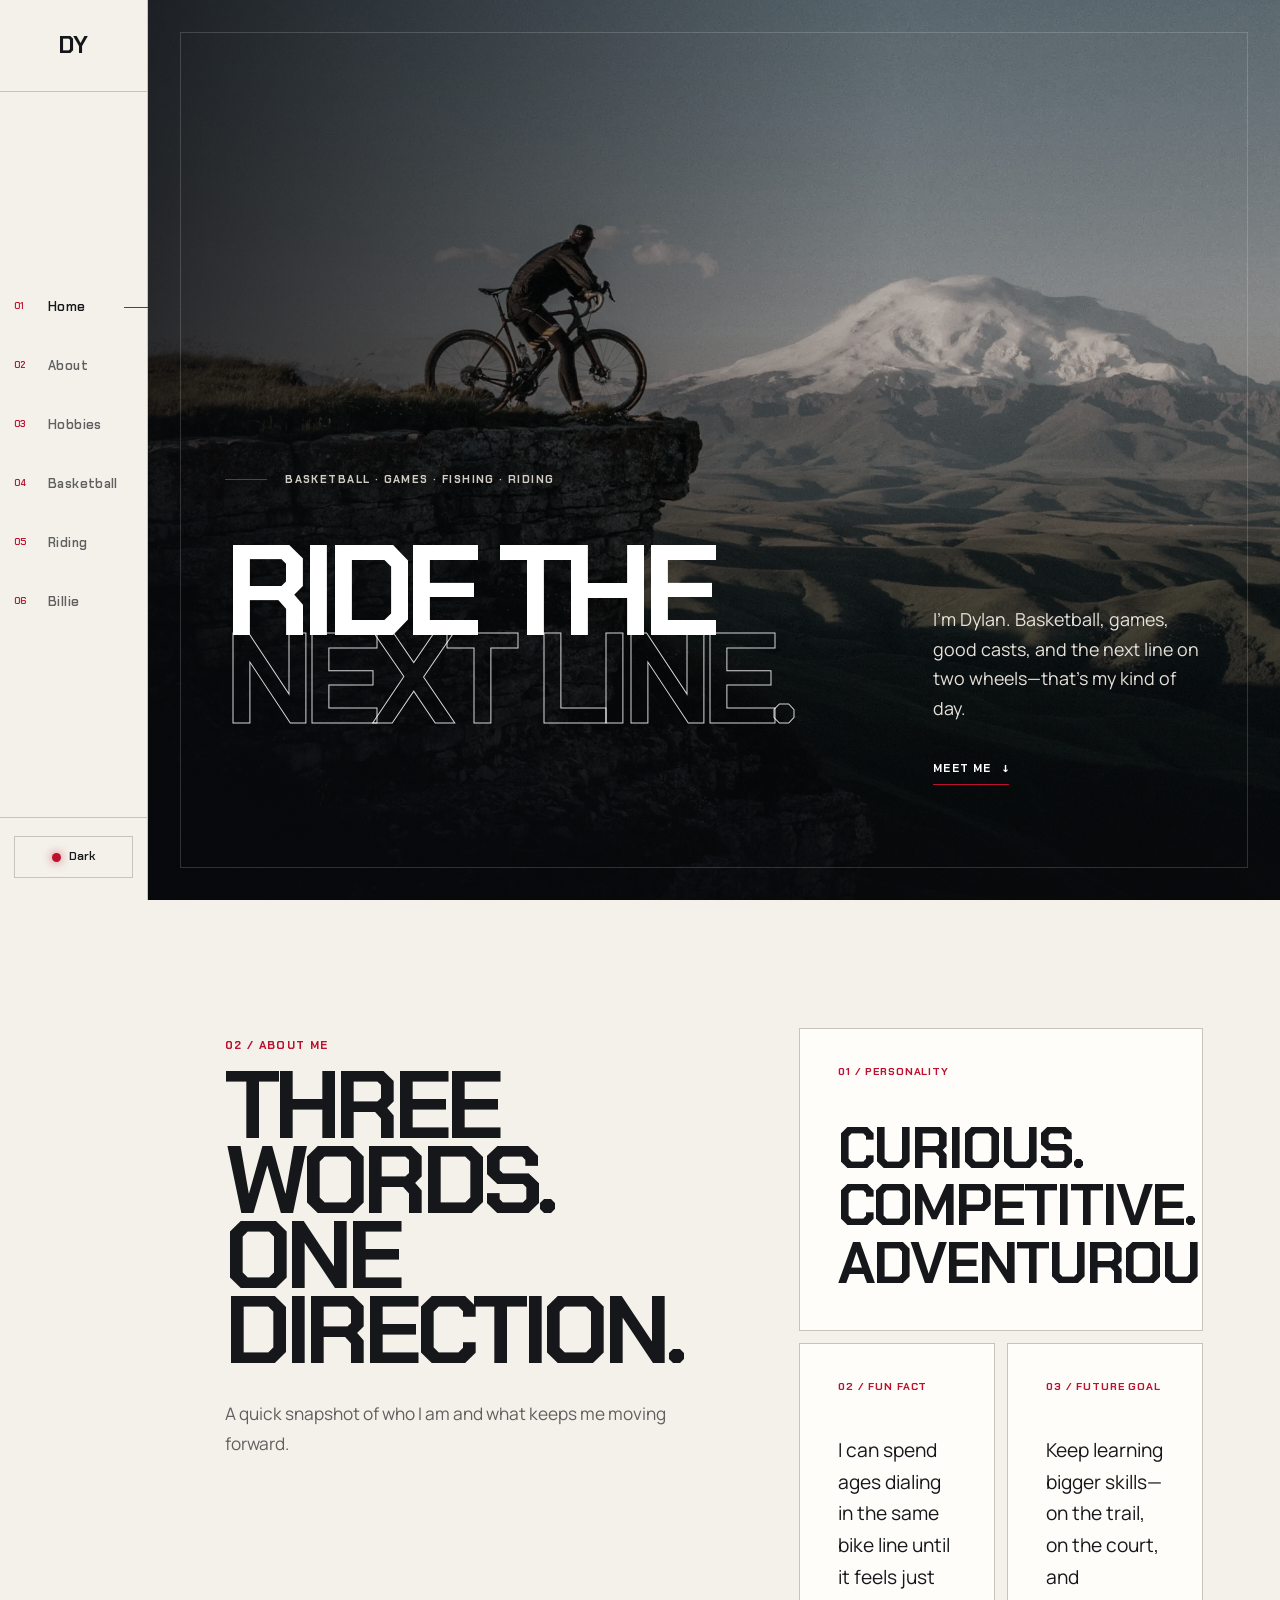
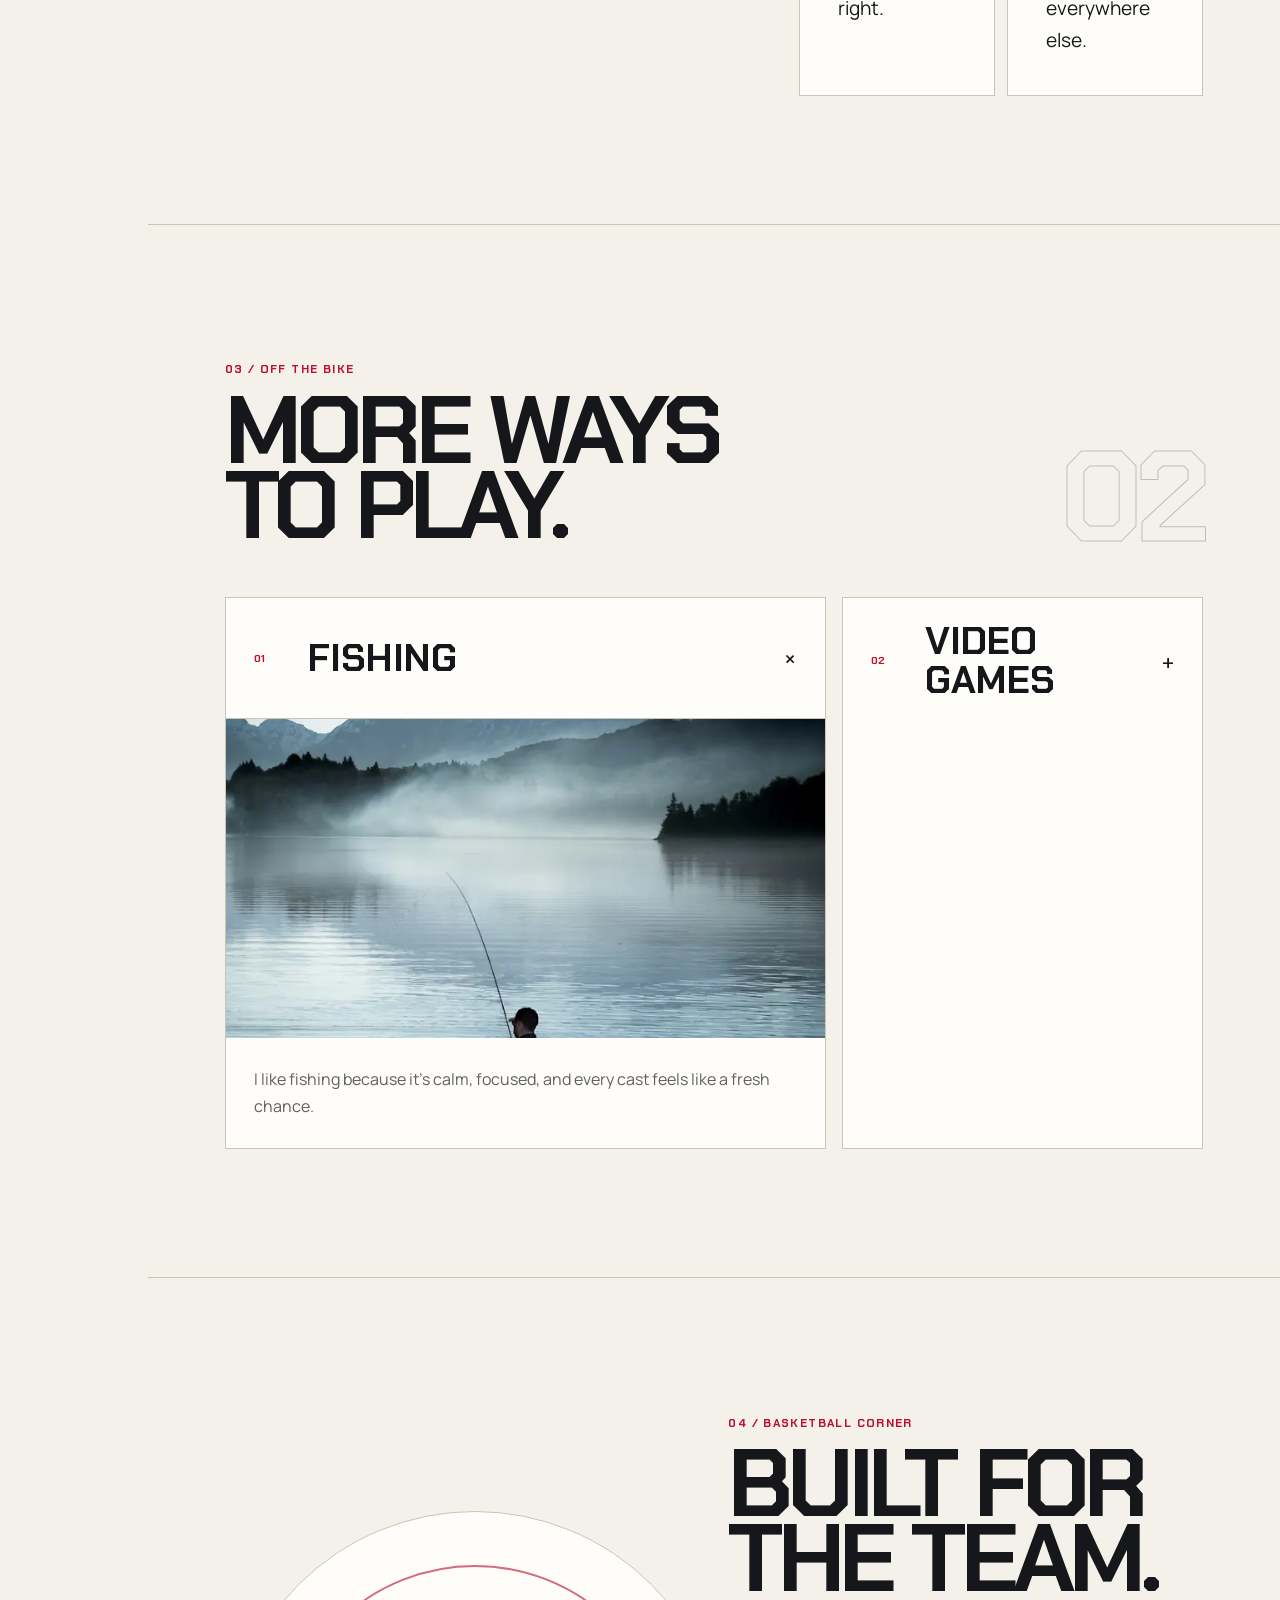
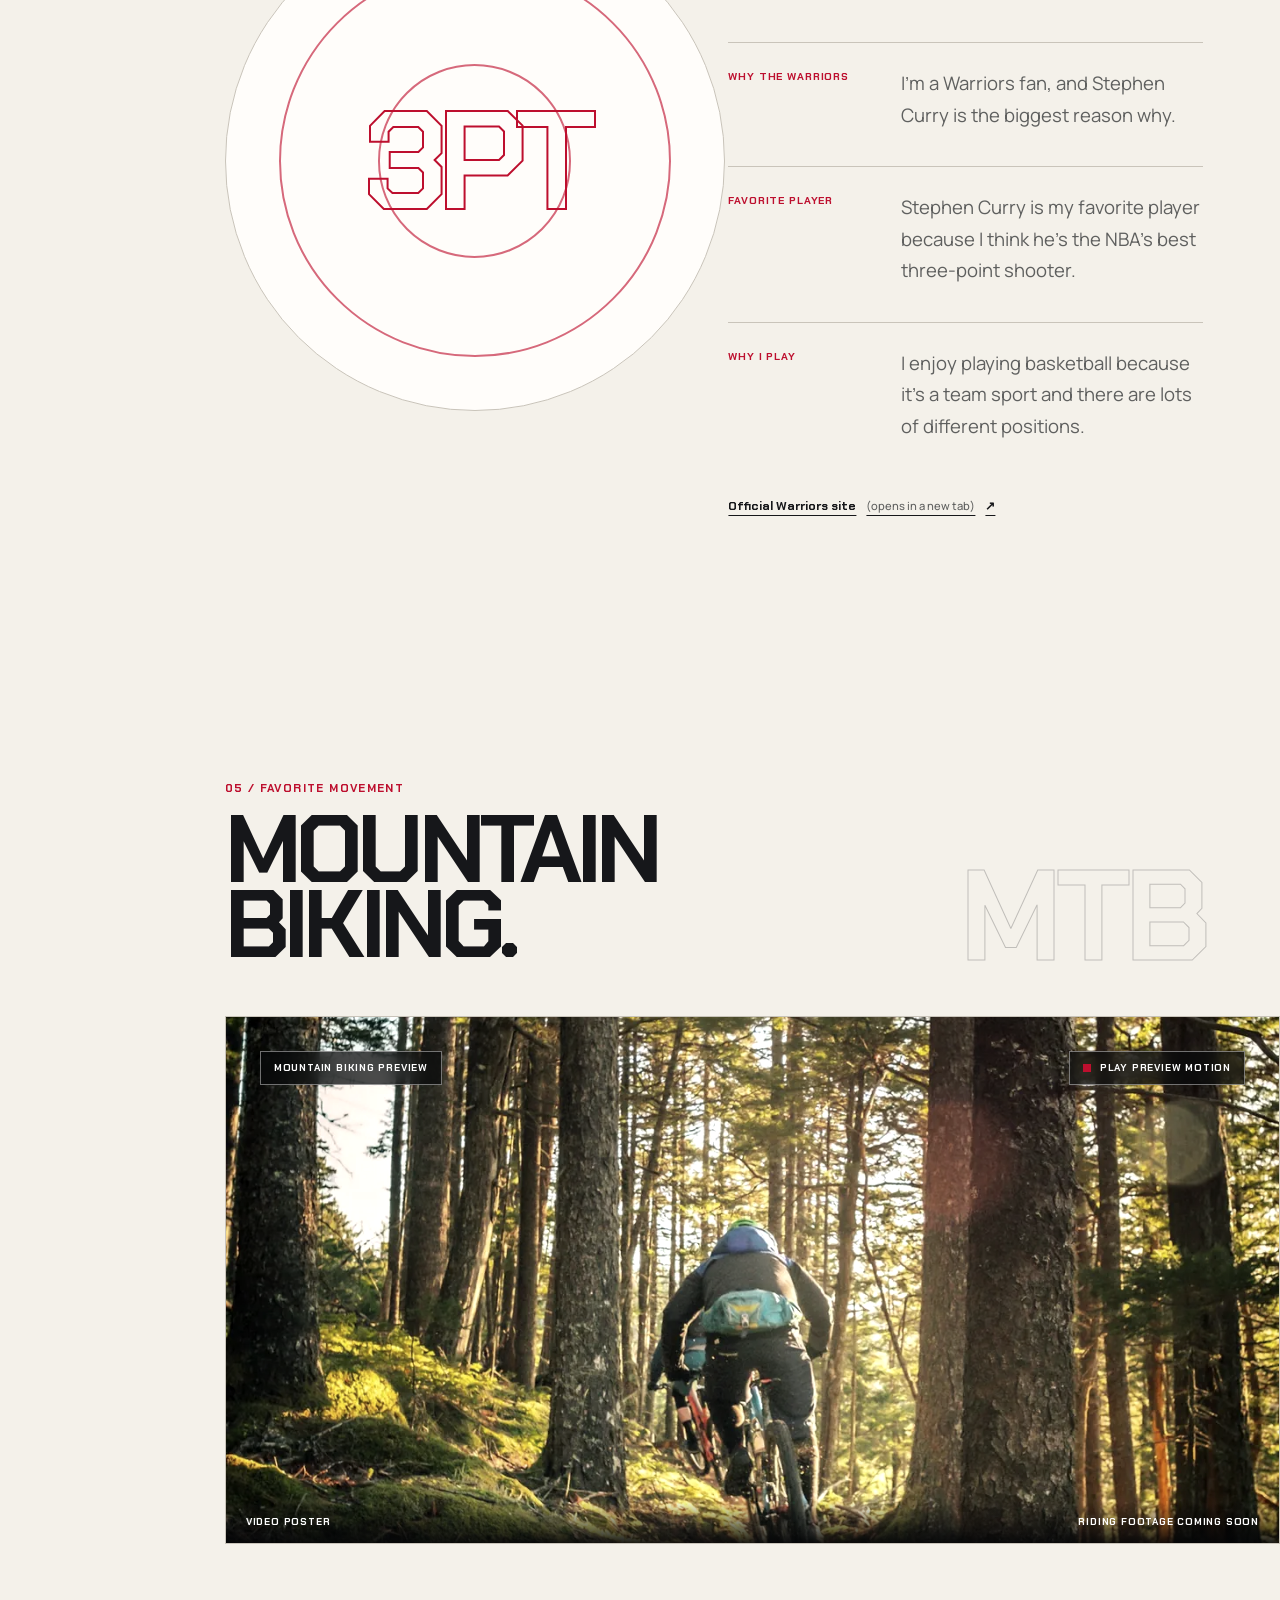
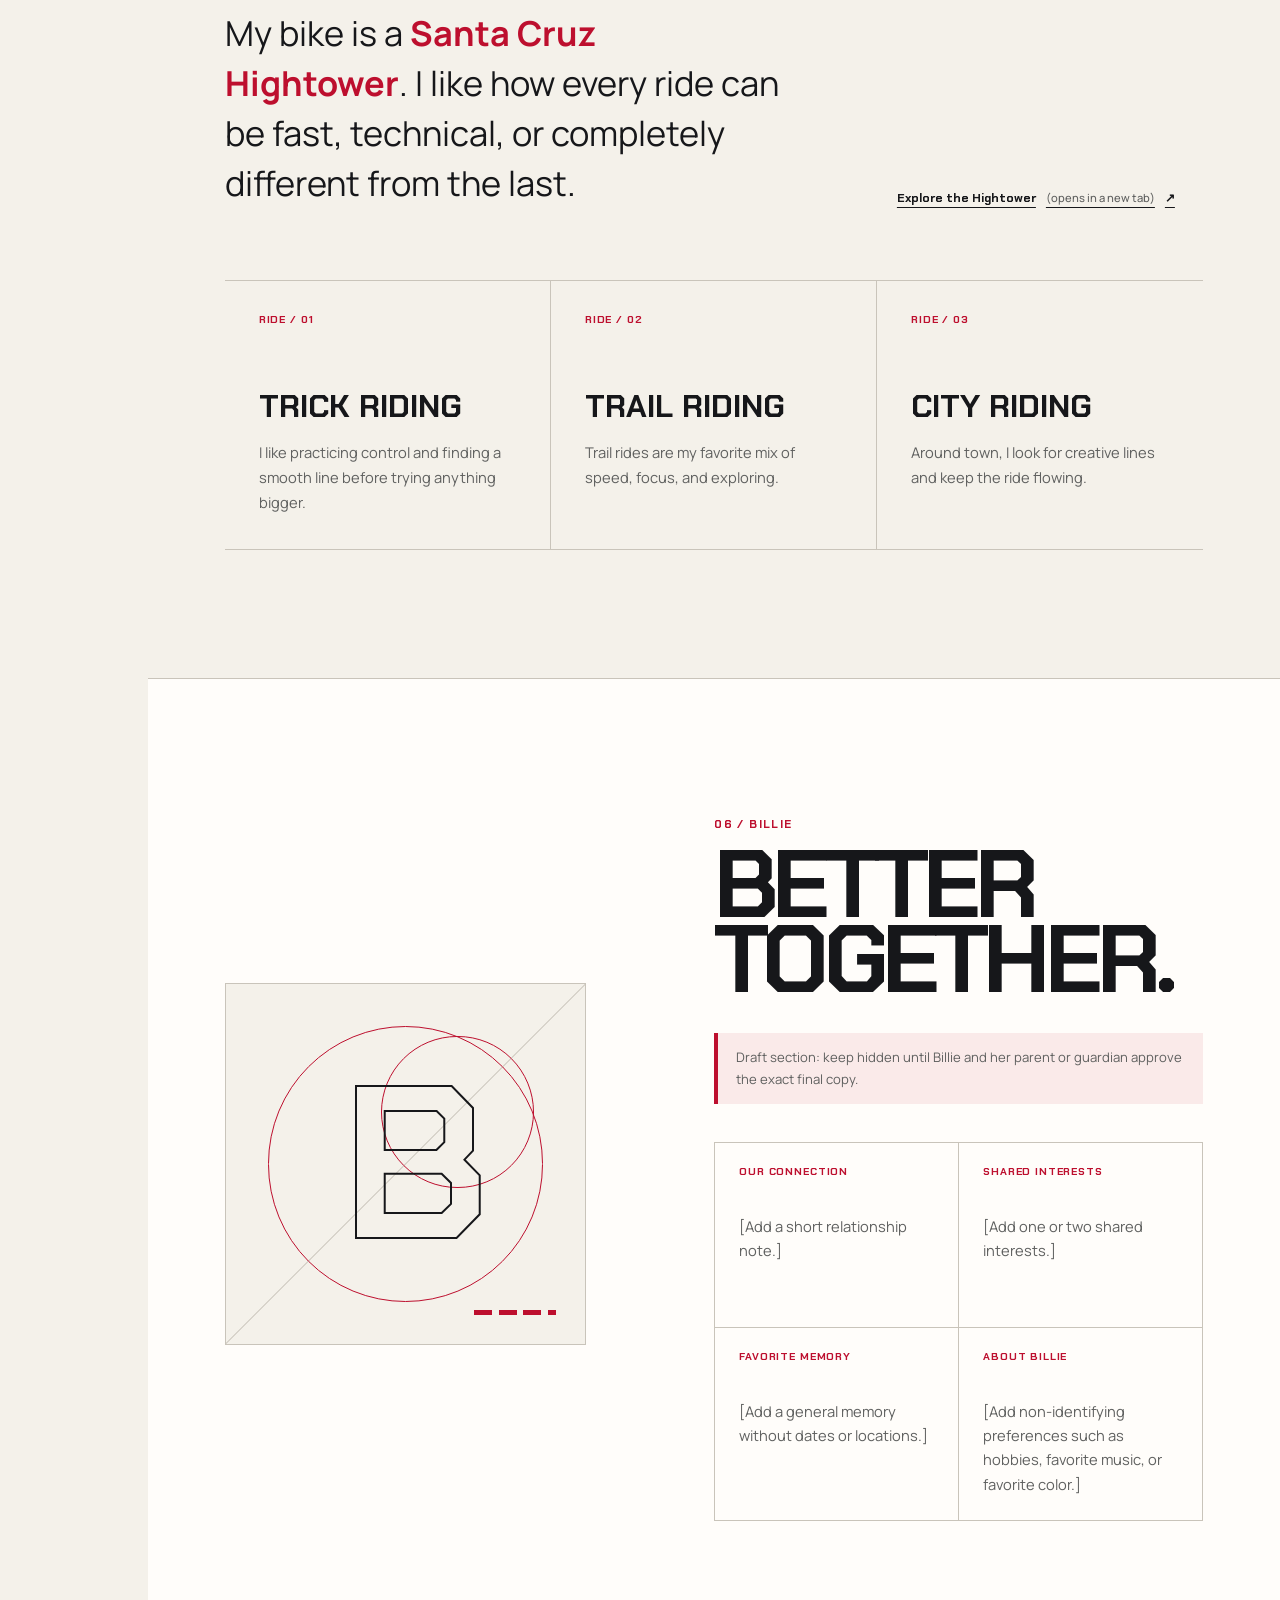
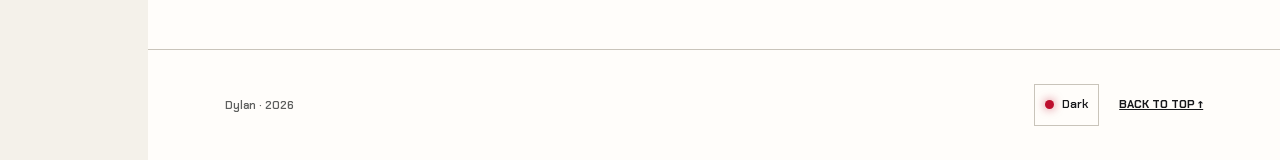
<file: index.html>
<!doctype html>
<html lang="en">
	<head>
		<meta charset="utf-8" />
		<meta name="viewport" content="width=device-width, initial-scale=1" />
		<meta name="robots" content="noindex, nofollow" />
		<meta name="theme-color" content="#111318" />
		<title>Dylan — Basketball, Games, Fishing &amp; Mountain Biking</title>
		<link rel="preconnect" href="https://fonts.googleapis.com" />
		<link rel="preconnect" href="https://fonts.gstatic.com" crossorigin />
		<link
			href="https://fonts.googleapis.com/css2?family=Chakra+Petch:wght@500;600;700&family=Manrope:wght@400;500;600;700&display=swap"
			rel="stylesheet"
		/>
		<script src="theme-init.js"></script>
		<link rel="stylesheet" href="styles.css" />
		<link rel="stylesheet" href="baseline.css" />
		<script src="script.js" defer></script>
	</head>
	<body class="baseline-editorial">
		<a class="skip-link" href="#main-content">Skip to content</a>
		<header class="mobile-bar">
			<a class="mobile-brand" href="#home" aria-label="Dylan home">DY</a>
			<button
				class="menu-button"
				type="button"
				aria-expanded="false"
				aria-controls="mobile-menu"
				aria-label="Open navigation"
			>
				<span></span><span></span>
			</button>
		</header>
		<aside class="desktop-rail" aria-label="Primary navigation">
			<a class="brand" href="#home" aria-label="Dylan home">DY</a>
			<nav>
				<a
					class="is-active"
					href="#home"
					data-nav
					aria-current="location"
					><span class="nav-index">01</span><span>Home</span></a
				>
				<a href="#about" data-nav
					><span class="nav-index">02</span><span>About</span></a
				>
				<a href="#hobbies" data-nav
					><span class="nav-index">03</span><span>Hobbies</span></a
				>
				<a href="#basketball" data-nav
					><span class="nav-index">04</span><span>Basketball</span></a
				>
				<a href="#riding" data-nav
					><span class="nav-index">05</span><span>Riding</span></a
				>
				<a href="#billie" data-nav 
					><span class="nav-index">06</span><span>Billie</span></a
				>
			</nav>
			<div class="rail-actions">
				<button class="theme-button" type="button" data-theme-toggle>
					<span class="theme-label">Light</span>
				</button>
			</div>
		</aside>
		<div class="mobile-menu" id="mobile-menu" hidden>
			<nav aria-label="Mobile navigation">
				<a class="is-active" href="#home" data-nav
					><span>01</span>Home</a
				>
				<a href="#about" data-nav><span>02</span>About Me</a>
				<a href="#hobbies" data-nav><span>03</span>Hobbies</a>
				<a href="#basketball" data-nav><span>04</span>Basketball</a>
				<a href="#riding" data-nav><span>05</span>Mountain Biking</a>
				<a href="#billie" data-nav hidden><span>06</span>Billie</a>
			</nav>
			<div class="mobile-menu-actions">
				<button class="theme-button" type="button" data-theme-toggle>
					<span class="theme-label">Light</span>
				</button>
			</div>
		</div>

		<main id="main-content">
			<section
				class="hero"
				id="home"
				data-section
				aria-labelledby="hero-title"
			>
				<img
					class="hero-photo"
					src="assets/mountain-bike-hero-1200.webp"
					srcset="
						assets/mountain-bike-hero-720.webp   720w,
						assets/mountain-bike-hero-1200.webp 1200w,
						assets/mountain-bike-hero-1800.webp 1800w
					"
					sizes="100vw"
					fetchpriority="high"
					alt="A mountain biker riding along a high ridge with a mountain beyond"
				/>
				<div class="hero-shade"></div>
				<div class="hero-decoration" aria-hidden="true"></div>
				<div class="hero-content">
					<p class="hero-kicker">
						Basketball · Games · Fishing · Riding
					</p>
					<h1 id="hero-title">
						<span class="hero-title-line">Ride the</span
						><span class="hero-title-line accent-line"
							>next line.</span
						>
					</h1>
					<p class="hero-intro">
						I’m Dylan. Basketball, games, good casts, and the next
						line on two wheels—that’s my kind of day.
					</p>
					<a class="hero-scroll" href="#about"
						>Meet me <span aria-hidden="true">↓</span></a
					>
				</div>
			</section>

			<section
				class="section about-section"
				id="about"
				data-section
				aria-labelledby="about-title"
			>
				<div class="section-shell about-layout">
					<div data-reveal>
						<p class="section-kicker">02 / About me</p>
						<h2 class="section-title" id="about-title">
							Three words.<br />One direction.
						</h2>
						<p class="section-lede">
							A quick snapshot of who I am and what keeps me
							moving forward.
						</p>
					</div>
					<div class="trait-grid">
						<article class="trait-card" data-reveal>
							<span>01 / Personality</span
							><strong
								>Curious.<br />Competitive.<br />Adventurous.</strong
							>
						</article>
						<article class="trait-card" data-reveal>
							<span>02 / Fun fact</span>
							<p>
								I can spend ages dialing in the same bike line
								until it feels just right.
							</p>
						</article>
						<article class="trait-card" data-reveal>
							<span>03 / Future goal</span>
							<p>
								Keep learning bigger skills—on the trail, on the
								court, and everywhere else.
							</p>
						</article>
					</div>
				</div>
			</section>

			<section
				class="section hobbies-section"
				id="hobbies"
				data-section
				aria-labelledby="hobbies-title"
			>
				<div class="section-shell">
					<header class="section-heading-row" data-reveal>
						<div>
							<p class="section-kicker">03 / Off the bike</p>
							<h2 class="section-title" id="hobbies-title">
								More ways<br />to play.
							</h2>
						</div>
						<span class="section-index" aria-hidden="true">02</span>
					</header>
					<div class="hobby-grid">
						<details class="hobby-card" open data-reveal>
							<summary>
								<span>01</span><strong>Fishing</strong
								><i aria-hidden="true">+</i>
							</summary>
							<div class="hobby-panel">
								<div class="hobby-image">
									<img
										src="assets/fishing-1200.webp"
										srcset="
											assets/fishing-720.webp   720w,
											assets/fishing-1200.webp 1200w,
											assets/fishing-1600.webp 1600w
										"
										sizes="(max-width: 760px) 100vw, 42vw"
										loading="lazy"
										alt="An angler fishing in a calm mountain lake"
									/>
								</div>
								<div class="hobby-copy">
									<p>
										I like fishing because it’s calm,
										focused, and every cast feels like a
										fresh chance.
									</p>
								</div>
							</div>
						</details>
						<details class="hobby-card" data-reveal>
							<summary>
								<span>02</span><strong>Video Games</strong
								><i aria-hidden="true">+</i>
							</summary>
							<div class="hobby-panel">
								<div class="game-grid">
									<span>NBA 2K</span>
									<span>Rocket League</span
									><span>Minecraft</span
									><span>Rainbow Six Siege</span>
								</div>
							</div>
						</details>
					</div>
				</div>
			</section>

			<section
				class="section basketball-section"
				id="basketball"
				data-section
				aria-labelledby="basketball-title"
			>
				<div class="section-shell basketball-layout">
					<div class="court-graphic" aria-hidden="true" data-reveal>
						<span>3PT</span>
					</div>
					<div class="basketball-copy" data-reveal>
						<p class="section-kicker">04 / Basketball corner</p>
						<h2 class="section-title" id="basketball-title">
							Built for<br />the team.
						</h2>
						<div class="quote-stack">
							<article class="quote-card">
								<span>Why the Warriors</span>
								<p>
									I’m a Warriors fan, and Stephen Curry is the
									biggest reason why.
								</p>
							</article>
							<article class="quote-card">
								<span>Favorite player</span>
								<p>
									Stephen Curry is my favorite player because
									I think he’s the NBA’s best three-point
									shooter.
								</p>
							</article>
							<article class="quote-card">
								<span>Why I play</span>
								<p>
									I enjoy playing basketball because it's a
									team sport and there are lots of different
									positions.
								</p>
							</article>
						</div>
						<a
							class="external-link"
							href="https://www.nba.com/warriors"
							target="_blank"
							rel="noopener noreferrer"
							>Official Warriors site
							<small>(opens in a new tab)</small> ↗</a
						>
					</div>
				</div>
			</section>

			<section
				class="section riding-section"
				id="riding"
				data-section
				aria-labelledby="riding-title"
			>
				<div class="section-shell">
					<header class="section-heading-row" data-reveal>
						<div>
							<p class="section-kicker">05 / Favorite movement</p>
							<h2 class="section-title" id="riding-title">
								Mountain<br />Biking.
							</h2>
						</div>
						<span class="section-index" aria-hidden="true"
							>MTB</span
						>
					</header>
					<div class="media-frame" data-reveal>
						<img
							src="assets/mountain-bike-detail-1200.webp"
							srcset="
								assets/mountain-bike-detail-720.webp   720w,
								assets/mountain-bike-detail-1200.webp 1200w,
								assets/mountain-bike-detail-1600.webp 1600w
							"
							sizes="(max-width: 760px) 100vw, 82vw"
							loading="lazy"
							alt="A mountain biker riding through a sunlit forest"
						/>
						<div class="media-overlay">
							<span class="media-kicker"
								>Mountain biking preview</span
							><button
								class="media-toggle"
								type="button"
								aria-pressed="false"
							>
								<span>Play preview motion</span>
							</button>
						</div>
						<div class="media-meta">
							<span>Video poster</span
							><span>Riding footage coming soon</span>
						</div>
					</div>
					<div class="bike-intro" data-reveal>
						<p>
							My bike is a <strong>Santa Cruz Hightower</strong>.
							I like how every ride can be fast, technical, or
							completely different from the last.
						</p>
						<a
							class="external-link"
							href="https://www.santacruzbicycles.com/en-ca/collections/hightower"
							target="_blank"
							rel="noopener noreferrer"
							>Explore the Hightower
							<small>(opens in a new tab)</small> ↗</a
						>
					</div>
					<div class="ride-grid">
						<article class="ride-card" data-reveal>
							<span>Ride / 01</span>
							<h3>Trick Riding</h3>
							<p>
								I like practicing control and finding a smooth
								line before trying anything bigger.
							</p>
						</article>
						<article class="ride-card" data-reveal>
							<span>Ride / 02</span>
							<h3>Trail Riding</h3>
							<p>
								Trail rides are my favorite mix of speed, focus,
								and exploring.
							</p>
						</article>
						<article class="ride-card" data-reveal>
							<span>Ride / 03</span>
							<h3>City Riding</h3>
							<p>
								Around town, I look for creative lines and keep
								the ride flowing.
							</p>
						</article>
					</div>
				</div>
			</section>

			<!--
        Publication gate:
        1. Replace every bracketed placeholder below with approved, non-identifying copy.
        2. Obtain approval from Billie and her parent or guardian for the exact final copy.
        3. Remove "hidden" from this section and both Billie navigation links.
        4. Remove the approval note before publishing.
      -->
			<section
				class="section billie-section"
				id="billie"
				data-section
				aria-labelledby="billie-title"
			>
				<div class="section-shell billie-layout">
					<div class="billie-art" aria-hidden="true" data-reveal>
						<span>B</span><i></i>
					</div>
					<div class="billie-copy" data-reveal>
						<p class="section-kicker">06 / Billie</p>
						<h2 class="section-title" id="billie-title">
							Better<br />together.
						</h2>
						<p class="approval-note">
							Draft section: keep hidden until Billie and her
							parent or guardian approve the exact final copy.
						</p>
						<div class="billie-fact-grid">
							<article>
								<span>Our connection</span>
								<p>[Add a short relationship note.]</p>
							</article>
							<article>
								<span>Shared interests</span>
								<p>[Add one or two shared interests.]</p>
							</article>
							<article>
								<span>Favorite memory</span>
								<p>
									[Add a general memory without dates or
									locations.]
								</p>
							</article>
							<article>
								<span>About Billie</span>
								<p>
									[Add non-identifying preferences such as
									hobbies, favorite music, or favorite color.]
								</p>
							</article>
						</div>
					</div>
				</div>
			</section>
		</main>
		<footer class="site-footer">
			<div class="footer-inner">
				<span class="footer-meta"
					>Dylan · <span data-current-year></span
				></span>
				<div class="footer-actions">
					<button
						class="theme-button"
						type="button"
						data-theme-toggle
					>
						<span class="theme-label">Light</span></button
					><a href="#home">Back to top ↑</a>
				</div>
			</div>
		</footer>
	</body>
</html>
</file>
<file: styles.css>
/* Shared layout and accessible interaction styles. */
:root {
  color-scheme: dark;
  --bg: #0d0f12;
  --surface: #171a1f;
  --surface-2: #20242a;
  --text: #f5f1e8;
  --muted: #a7a9ae;
  --line: #34383f;
  --accent: #ef2348;
  --accent-ink: #fff;
  --focus: #ff718a;
  --rail-width: 148px;
  --display-font: "Chakra Petch", sans-serif;
  --body-font: "Manrope", sans-serif;
  --section-pad: clamp(82px, 10vw, 160px);
  --inline-pad: clamp(24px, 6vw, 96px);
}

@media (prefers-color-scheme: light) {
  :root:not([data-theme]) {
    color-scheme: light;
    --bg: #f1eee7;
    --surface: #fffdfa;
    --surface-2: #e6e1d7;
    --text: #141519;
    --muted: #5e6168;
    --line: #cbc5ba;
    --accent: #c90e32;
    --accent-ink: #fff;
    --focus: #9f0826;
  }
}

:root[data-theme="light"] {
  color-scheme: light;
  --bg: #f1eee7;
  --surface: #fffdfa;
  --surface-2: #e6e1d7;
  --text: #141519;
  --muted: #5e6168;
  --line: #cbc5ba;
  --accent: #c90e32;
  --accent-ink: #fff;
  --focus: #9f0826;
}

* {
  box-sizing: border-box;
}

[hidden] {
  display: none !important;
}

html {
  scroll-behavior: smooth;
  scroll-padding-top: 84px;
}

body {
  margin: 0;
  overflow-x: hidden;
  background: var(--bg);
  color: var(--text);
  font-family: var(--body-font);
  transition: background-color 250ms ease, color 250ms ease;
}

body.menu-open {
  overflow: hidden;
}

img {
  display: block;
  max-width: 100%;
}

a {
  color: inherit;
}

button,
summary {
  color: inherit;
  font: inherit;
}

a:focus-visible,
button:focus-visible,
summary:focus-visible {
  outline: 3px solid var(--focus);
  outline-offset: 4px;
}

.skip-link {
  position: fixed;
  z-index: 100;
  top: 12px;
  left: 50%;
  padding: 12px 18px;
  background: var(--accent);
  color: var(--accent-ink);
  font-weight: 800;
  transform: translate(-50%, -180%);
}

.skip-link:focus {
  transform: translate(-50%, 0);
}

.desktop-rail {
  position: fixed;
  z-index: 30;
  inset: 0 auto 0 0;
  display: flex;
  align-items: stretch;
  flex-direction: column;
  width: var(--rail-width);
  border-right: 1px solid var(--line);
  background: color-mix(in srgb, var(--bg) 92%, transparent);
  backdrop-filter: blur(18px);
}

.desktop-rail .brand {
  display: grid;
  place-items: center;
  min-height: 92px;
  border-bottom: 1px solid var(--line);
  color: var(--accent);
  font: 700 1.45rem/1 var(--display-font);
  text-decoration: none;
}

.desktop-rail nav {
  display: flex;
  justify-content: center;
  flex: 1;
  flex-direction: column;
  gap: 5px;
  padding: 20px 0;
}

.desktop-rail nav a {
  position: relative;
  display: grid;
  grid-template-columns: 26px 1fr;
  gap: 8px;
  align-items: center;
  min-height: 48px;
  padding: 0 14px;
  color: var(--muted);
  font: 600 0.8rem/1.1 var(--display-font);
  letter-spacing: 0.03em;
  text-decoration: none;
  transition: color 180ms ease, background-color 180ms ease;
}

.desktop-rail nav a::after {
  position: absolute;
  right: -1px;
  width: 3px;
  height: 0;
  background: var(--accent);
  content: "";
  transition: height 180ms ease;
}

.desktop-rail nav a:hover,
.desktop-rail nav a.is-active {
  background: color-mix(in srgb, var(--accent) 9%, transparent);
  color: var(--text);
}

.desktop-rail nav a.is-active::after {
  height: 28px;
}

.nav-index {
  color: var(--accent);
  font: 600 0.58rem/1 var(--display-font);
}

.rail-actions {
  display: grid;
  gap: 12px;
  border-top: 1px solid var(--line);
  padding: 18px 14px 22px;
}

.theme-button {
  display: inline-flex;
  align-items: center;
  justify-content: center;
  gap: 8px;
  min-height: 42px;
  border: 1px solid var(--line);
  padding: 8px 10px;
  background: transparent;
  color: var(--text);
  font: 600 0.72rem/1 var(--display-font);
  cursor: pointer;
}

.theme-button::before {
  width: 9px;
  height: 9px;
  border-radius: 50%;
  background: var(--accent);
  box-shadow: 0 0 10px color-mix(in srgb, var(--accent) 65%, transparent);
  content: "";
}

.compare-link {
  color: var(--muted);
  font: 600 0.66rem/1.3 var(--display-font);
  text-align: center;
  text-decoration: none;
}

.mobile-bar {
  position: fixed;
  z-index: 40;
  inset: 0 0 auto;
  display: none;
  align-items: center;
  justify-content: space-between;
  min-height: 68px;
  border-bottom: 1px solid var(--line);
  padding: 0 18px;
  background: color-mix(in srgb, var(--bg) 92%, transparent);
  backdrop-filter: blur(16px);
}

.mobile-brand {
  color: var(--accent);
  font: 700 0.85rem/1 var(--display-font);
  letter-spacing: 0.08em;
  text-decoration: none;
}

.menu-button {
  display: grid;
  gap: 6px;
  width: 48px;
  height: 48px;
  border: 0;
  padding: 15px 10px;
  background: transparent;
  cursor: pointer;
}

.menu-button span {
  display: block;
  height: 2px;
  background: currentColor;
  transition: transform 220ms ease;
}

.menu-button[aria-expanded="true"] span:first-child {
  transform: translateY(4px) rotate(45deg);
}

.menu-button[aria-expanded="true"] span:last-child {
  transform: translateY(-4px) rotate(-45deg);
}

.mobile-menu {
  position: fixed;
  z-index: 35;
  inset: 0;
  display: grid;
  align-content: center;
  min-height: 100svh;
  padding: 90px 8vw 36px;
  background: var(--bg);
}

.mobile-menu[hidden] {
  display: none;
}

.mobile-menu nav {
  display: grid;
}

.mobile-menu nav a {
  display: flex;
  align-items: baseline;
  gap: 18px;
  border-bottom: 1px solid var(--line);
  padding: 13px 0;
  color: var(--muted);
  font: 700 clamp(1.7rem, 8.5vw, 3.3rem)/1 var(--display-font);
  text-decoration: none;
  text-transform: uppercase;
}

.mobile-menu nav a.is-active {
  color: var(--text);
}

.mobile-menu nav span {
  color: var(--accent);
  font-size: 0.6rem;
}

.mobile-menu-actions {
  display: flex;
  align-items: center;
  justify-content: space-between;
  gap: 16px;
  margin-top: 34px;
}

.mobile-menu-actions a {
  color: var(--muted);
  font: 600 0.68rem/1 var(--display-font);
}

main {
  margin-left: var(--rail-width);
}

.section {
  position: relative;
  padding: var(--section-pad) var(--inline-pad);
  scroll-margin-top: 74px;
}

.section-shell {
  width: min(100%, 1320px);
  margin: 0 auto;
}

.section-kicker,
.eyebrow {
  color: var(--accent);
  font: 700 0.72rem/1 var(--display-font);
  letter-spacing: 0.12em;
  text-transform: uppercase;
}

.section-title {
  margin: 18px 0 0;
  font: 700 clamp(3.3rem, 7.5vw, 7.8rem)/0.78 var(--display-font);
  letter-spacing: -0.06em;
  text-transform: uppercase;
}

.section-index {
  color: color-mix(in srgb, var(--text) 18%, transparent);
  font: 700 clamp(4rem, 10vw, 10rem)/0.72 var(--display-font);
  letter-spacing: -0.05em;
}

.hero {
  position: relative;
  display: grid;
  align-items: end;
  min-height: 100svh;
  overflow: hidden;
  padding: clamp(96px, 12vh, 150px) var(--inline-pad) clamp(50px, 7vw, 90px);
  color: #fff;
  isolation: isolate;
}

.hero-photo,
.hero-shade,
.hero-decoration {
  position: absolute;
  inset: 0;
  width: 100%;
  height: 100%;
}

.hero-photo {
  z-index: -3;
  object-fit: cover;
  object-position: center 47%;
}

.hero-shade {
  z-index: -2;
}

.hero-decoration {
  z-index: -1;
  pointer-events: none;
}

.hero-content {
  position: relative;
  width: min(100%, 1320px);
  margin: 0 auto;
}

.hero h1 {
  margin: 0;
  font: 700 clamp(5rem, 12vw, 12.5rem)/0.69 var(--display-font);
  letter-spacing: -0.075em;
  text-transform: uppercase;
}

.hero-title-line {
  display: block;
}

.hero-intro {
  max-width: 520px;
  margin: 36px 0 30px;
  color: #e6e1da;
  font-size: clamp(1rem, 1.4vw, 1.2rem);
  line-height: 1.65;
}

.hero-scroll {
  display: inline-flex;
  align-items: center;
  gap: 12px;
  color: #fff;
  font: 700 0.72rem/1 var(--display-font);
  letter-spacing: 0.1em;
  text-decoration: none;
  text-transform: uppercase;
}

.hero-kicker {
  width: fit-content;
  margin: 0 0 22px;
  font: 700 0.68rem/1 var(--display-font);
  letter-spacing: 0.13em;
  text-transform: uppercase;
}

.about-layout {
  display: grid;
  grid-template-columns: minmax(280px, 0.7fr) minmax(0, 1.3fr);
  gap: clamp(60px, 10vw, 150px);
  align-items: start;
}

.section-lede {
  max-width: 560px;
  margin: 30px 0 0;
  color: var(--muted);
  font-size: clamp(1rem, 1.35vw, 1.16rem);
  line-height: 1.75;
}

.trait-grid {
  display: grid;
  gap: 12px;
}

.trait-card {
  position: relative;
  min-height: 190px;
  border: 1px solid var(--line);
  padding: clamp(24px, 3vw, 38px);
  overflow: hidden;
  background: var(--surface);
}

.trait-card > span,
.ride-card > span,
.quote-card > span {
  display: block;
  margin-bottom: 42px;
  color: var(--accent);
  font: 700 0.66rem/1 var(--display-font);
  letter-spacing: 0.08em;
  text-transform: uppercase;
}

.trait-card strong {
  font: 700 clamp(1.7rem, 3vw, 2.8rem)/1 var(--display-font);
  letter-spacing: -0.035em;
  text-transform: uppercase;
}

.trait-card p {
  max-width: 650px;
  margin: 0;
  color: var(--text);
  font-size: clamp(1rem, 1.5vw, 1.2rem);
  line-height: 1.65;
}

.hobbies-section {
  border-top: 1px solid var(--line);
  border-bottom: 1px solid var(--line);
  background: var(--surface);
}

.section-heading-row {
  display: flex;
  align-items: end;
  justify-content: space-between;
  gap: 30px;
  margin-bottom: 54px;
}

.hobby-grid {
  display: grid;
  grid-template-columns: repeat(2, minmax(0, 1fr));
  gap: 16px;
}

.hobby-card {
  border: 1px solid var(--line);
  background: var(--bg);
}

.hobby-card summary {
  position: relative;
  display: grid;
  grid-template-columns: 54px 1fr auto;
  align-items: center;
  min-height: 120px;
  padding: 24px 28px;
  cursor: pointer;
  list-style: none;
}

.hobby-card summary::-webkit-details-marker {
  display: none;
}

.hobby-card summary > span {
  color: var(--accent);
  font: 700 0.67rem/1 var(--display-font);
}

.hobby-card summary strong {
  font: 700 clamp(1.8rem, 3vw, 2.8rem)/1 var(--display-font);
  text-transform: uppercase;
}

.hobby-card summary i {
  font: 400 1.5rem/1 var(--display-font);
  font-style: normal;
  transition: transform 220ms ease;
}

.hobby-card[open] summary i {
  transform: rotate(45deg);
}

.hobby-panel {
  border-top: 1px solid var(--line);
}

.hobby-image {
  aspect-ratio: 16 / 10;
  overflow: hidden;
}

.hobby-image img {
  width: 100%;
  height: 100%;
  object-fit: cover;
}

.hobby-copy {
  padding: 28px;
}

.hobby-copy p {
  margin: 0;
  color: var(--muted);
  line-height: 1.7;
}

.game-grid {
  display: grid;
  grid-template-columns: repeat(2, minmax(0, 1fr));
  gap: 10px;
  padding: 28px;
}

.game-grid span {
  display: grid;
  place-items: center;
  min-height: 90px;
  border: 1px solid var(--line);
  background: var(--surface-2);
  font: 700 clamp(1rem, 2vw, 1.35rem)/1.1 var(--display-font);
  text-align: center;
  text-transform: uppercase;
}

.basketball-section {
  overflow: hidden;
}

.basketball-layout {
  display: grid;
  grid-template-columns: minmax(320px, 0.9fr) minmax(0, 1.1fr);
  gap: clamp(55px, 9vw, 130px);
  align-items: center;
}

.court-graphic {
  position: relative;
  display: grid;
  place-items: center;
  aspect-ratio: 4 / 5;
  min-height: 500px;
  border: 1px solid var(--line);
  overflow: hidden;
  background: var(--surface);
}

.court-graphic::before,
.court-graphic::after {
  position: absolute;
  border: 2px solid color-mix(in srgb, var(--accent) 62%, transparent);
  border-radius: 50%;
  content: "";
}

.court-graphic::before {
  width: 78%;
  aspect-ratio: 1;
}

.court-graphic::after {
  width: 38%;
  aspect-ratio: 1;
}

.court-graphic span {
  position: relative;
  z-index: 1;
  color: var(--accent);
  font: 700 clamp(5rem, 11vw, 11rem)/0.8 var(--display-font);
  letter-spacing: -0.08em;
  text-transform: uppercase;
}

.basketball-copy .section-title {
  margin-bottom: 45px;
}

.quote-stack {
  display: grid;
  gap: 10px;
}

.quote-card {
  border-top: 1px solid var(--line);
  padding: 25px 0;
}

.quote-card > span {
  margin-bottom: 14px;
}

.quote-card p {
  margin: 0;
  color: var(--muted);
  font-size: clamp(1rem, 1.45vw, 1.18rem);
  line-height: 1.7;
}

.external-link {
  display: inline-flex;
  gap: 10px;
  align-items: center;
  margin-top: 30px;
  color: var(--text);
  font: 700 0.76rem/1.5 var(--display-font);
  text-underline-offset: 5px;
}

.external-link small {
  color: var(--muted);
  font-family: var(--body-font);
  font-size: 0.7rem;
  font-weight: 500;
}

.riding-section {
  background: var(--surface);
}

.media-frame {
  position: relative;
  aspect-ratio: 16 / 8.6;
  overflow: hidden;
  border: 1px solid var(--line);
  background: #08090b;
}

.media-frame > img {
  width: 100%;
  height: 100%;
  object-fit: cover;
}

.media-frame.is-playing > img {
  animation: preview-pan 12s ease-in-out infinite alternate;
}

.media-overlay {
  position: absolute;
  inset: 0;
  display: flex;
  align-items: flex-start;
  justify-content: space-between;
  gap: 20px;
  padding: clamp(16px, 3vw, 34px);
  pointer-events: none;
}

.media-overlay > * {
  pointer-events: auto;
}

.media-kicker,
.media-toggle,
.media-meta {
  font: 700 0.62rem/1 var(--display-font);
  letter-spacing: 0.08em;
  text-transform: uppercase;
}

.media-kicker,
.media-toggle {
  border: 1px solid rgba(255, 255, 255, 0.42);
  padding: 11px 13px;
  background: rgba(8, 9, 11, 0.72);
  color: #fff;
  backdrop-filter: blur(8px);
}

.media-toggle {
  display: inline-flex;
  align-items: center;
  gap: 9px;
  cursor: pointer;
}

.media-toggle::before {
  width: 8px;
  height: 8px;
  background: var(--accent);
  content: "";
}

.media-frame.is-playing .media-toggle::before {
  box-shadow: 5px 0 0 var(--accent);
  transform: translateX(-2px);
}

.media-meta {
  position: absolute;
  inset: auto 0 0;
  display: flex;
  justify-content: space-between;
  gap: 20px;
  padding: 16px 20px;
  background: linear-gradient(0deg, rgba(4, 5, 7, 0.9), transparent);
  color: #fff;
}

.bike-intro {
  display: grid;
  grid-template-columns: minmax(0, 1fr) minmax(260px, 0.55fr);
  gap: clamp(40px, 9vw, 130px);
  align-items: end;
  padding: 64px 0 72px;
}

.bike-intro p {
  margin: 0;
  color: var(--text);
  font-size: clamp(1.35rem, 2.7vw, 2.15rem);
  line-height: 1.45;
}

.bike-intro strong {
  color: var(--accent);
}

.bike-intro .external-link {
  margin: 0;
}

.ride-grid {
  display: grid;
  grid-template-columns: repeat(3, minmax(0, 1fr));
  gap: 12px;
}

.ride-card {
  position: relative;
  min-height: 250px;
  border: 1px solid var(--line);
  padding: clamp(24px, 3vw, 34px);
  overflow: hidden;
  background: var(--bg);
}

.ride-card > span {
  margin-bottom: 65px;
}

.ride-card h3 {
  margin: 0 0 18px;
  font: 700 clamp(1.55rem, 2.5vw, 2.3rem)/1 var(--display-font);
  text-transform: uppercase;
}

.ride-card p {
  margin: 0;
  color: var(--muted);
  font-size: 0.92rem;
  line-height: 1.7;
}

.site-footer {
  margin-left: var(--rail-width);
  border-top: 1px solid var(--line);
  padding: 34px var(--inline-pad);
  background: var(--bg);
}

.footer-inner {
  display: flex;
  align-items: center;
  justify-content: space-between;
  gap: 30px;
  width: min(100%, 1320px);
  margin: 0 auto;
}

.footer-meta {
  color: var(--muted);
  font: 600 0.7rem/1.5 var(--display-font);
}

.footer-actions {
  display: flex;
  align-items: center;
  gap: 20px;
}

.footer-actions a {
  font: 700 0.7rem/1 var(--display-font);
  text-transform: uppercase;
}

.js [data-reveal] {
  opacity: 0;
  transform: translateY(24px);
  transition: opacity 600ms ease, transform 600ms cubic-bezier(0.2, 0.8, 0.2, 1);
}

.js [data-reveal].is-visible {
  opacity: 1;
  transform: none;
}

@keyframes preview-pan {
  from {
    transform: scale(1.01) translate3d(0, 0, 0);
  }
  to {
    transform: scale(1.08) translate3d(-1.2%, -1%, 0);
  }
}

@media (max-width: 980px) {
  :root {
    --rail-width: 124px;
  }

  .desktop-rail nav a {
    grid-template-columns: 22px 1fr;
    padding: 0 10px;
    font-size: 0.73rem;
  }

  .about-layout,
  .basketball-layout {
    gap: 55px;
  }
}

@media (max-width: 760px) {
  html {
    scroll-padding-top: 68px;
  }

  :root {
    --inline-pad: 18px;
    --section-pad: 90px;
  }

  .desktop-rail {
    display: none;
  }

  .mobile-bar {
    display: flex;
  }

  main,
  .site-footer {
    margin-left: 0;
  }

  .hero {
    padding: 110px 20px 48px;
  }

  .hero-photo {
    object-position: 48% center;
  }

  .hero h1 {
    font-size: clamp(4.1rem, 20vw, 7rem);
  }

  .section-title {
    font-size: clamp(3.2rem, 16vw, 5.4rem);
  }

  .section-index {
    font-size: 4rem;
  }

  .about-layout,
  .basketball-layout,
  .bike-intro {
    grid-template-columns: 1fr;
    gap: 45px;
  }

  .trait-card {
    min-height: 165px;
  }

  .section-heading-row {
    align-items: flex-start;
    flex-direction: column;
    margin-bottom: 38px;
  }

  .hobby-grid {
    grid-template-columns: 1fr;
  }

  .hobby-card summary {
    min-height: 100px;
    padding: 20px;
  }

  .hobby-image {
    aspect-ratio: 4 / 3;
  }

  .court-graphic {
    min-height: 0;
    aspect-ratio: 1;
  }

  .basketball-copy {
    order: -1;
  }

  .media-frame {
    aspect-ratio: 3 / 4;
  }

  .media-kicker {
    display: none;
  }

  .media-meta {
    font-size: 0.5rem;
  }

  .bike-intro {
    padding: 48px 0 55px;
  }

  .ride-grid {
    grid-template-columns: 1fr;
  }

  .ride-card {
    min-height: 220px;
  }

  .footer-inner {
    align-items: flex-start;
    flex-direction: column;
  }
}

@media (prefers-reduced-motion: reduce) {
  html {
    scroll-behavior: auto;
  }

  *,
  *::before,
  *::after {
    scroll-behavior: auto !important;
    animation-duration: 0.01ms !important;
    animation-iteration-count: 1 !important;
    transition-duration: 0.01ms !important;
  }
}
</file>
<file: baseline.css>
/* Baseline Editorial art direction. */
:root {
  --bg: #111318;
  --surface: #181b20;
  --surface-2: #22262d;
  --text: #f2eee5;
  --muted: #a3a29f;
  --line: #34363b;
  --accent: #e62243;
  --focus: #ff6a81;
}

:root[data-theme="light"] {
  --bg: #f4f1ea;
  --surface: #fffdfa;
  --surface-2: #e9e4da;
  --text: #16171a;
  --muted: #5f605f;
  --line: #c9c4ba;
  --accent: #bd0f2e;
  --focus: #8e0822;
}

.desktop-rail {
  background: var(--bg);
}

.desktop-rail .brand {
  color: var(--text);
}

.desktop-rail nav a {
  min-height: 54px;
}

.desktop-rail nav a.is-active {
  background: transparent;
}

.desktop-rail nav a.is-active::after {
  height: 1px;
  width: 24px;
}

.hero {
  padding-bottom: clamp(60px, 9vw, 120px);
}

.hero-photo {
  filter: grayscale(0.62) contrast(1.12) brightness(0.72);
}

.hero-shade {
  background:
    linear-gradient(90deg, rgba(8, 9, 12, 0.74), transparent 66%),
    linear-gradient(0deg, rgba(8, 9, 12, 0.86), transparent 58%);
}

.hero-decoration {
  inset: 32px;
  width: auto;
  height: auto;
  border: 1px solid rgba(255, 255, 255, 0.16);
}

.hero-content {
  display: grid;
  grid-template-columns: minmax(0, 1.25fr) minmax(270px, 0.5fr);
  align-items: end;
  gap: 40px;
}

.hero-kicker {
  grid-column: 1 / -1;
  color: #d1cdc5;
}

.hero-kicker::before {
  display: inline-block;
  width: 42px;
  height: 1px;
  margin: 0 14px 3px 0;
  background: var(--accent);
  content: "";
}

.hero h1 {
  font-size: clamp(4.8rem, 10vw, 10.5rem);
}

.hero .accent-line {
  color: transparent;
  -webkit-text-stroke: 1px rgba(255, 255, 255, 0.84);
}

.hero-intro {
  margin: 0;
}

.hero-scroll {
  grid-column: 2;
  width: fit-content;
  border-bottom: 1px solid var(--accent);
  padding-bottom: 9px;
}

.about-layout {
  grid-template-columns: minmax(0, 1.05fr) minmax(0, 0.95fr);
}

.trait-grid {
  grid-template-columns: repeat(2, minmax(0, 1fr));
}

.trait-card:first-child {
  grid-column: 1 / -1;
  min-height: 270px;
}

.trait-card:first-child strong {
  font-size: clamp(2.4rem, 4.5vw, 4.8rem);
}

.hobbies-section {
  background: var(--bg);
}

.hobby-grid {
  grid-template-columns: minmax(0, 1.25fr) minmax(310px, 0.75fr);
}

.hobby-card {
  background: var(--surface);
}

.hobby-card:first-child .hobby-image {
  aspect-ratio: 16 / 8.5;
}

.section-index {
  color: transparent;
  -webkit-text-stroke: 1px color-mix(in srgb, var(--text) 23%, transparent);
}

.court-graphic {
  aspect-ratio: 1;
  border-radius: 50%;
  background: var(--surface);
}

.court-graphic span {
  color: transparent;
  -webkit-text-stroke: 2px var(--accent);
}

.quote-card {
  display: grid;
  grid-template-columns: 145px 1fr;
  gap: 28px;
}

.quote-card > span {
  margin: 4px 0 0;
}

.riding-section {
  background: var(--bg);
}

.media-frame {
  width: calc(100% + var(--inline-pad));
  aspect-ratio: 16 / 8;
}

.media-frame > img {
  filter: grayscale(0.35) contrast(1.1);
}

.ride-grid {
  gap: 0;
  border-top: 1px solid var(--line);
  border-bottom: 1px solid var(--line);
}

.ride-card {
  border-width: 0 1px 0 0;
  background: transparent;
}

.ride-card:last-child {
  border-right: 0;
}

.site-footer {
  background: var(--surface);
}

.billie-section {
  border-top: 1px solid var(--line);
  background: var(--surface);
}

.billie-layout {
  display: grid;
  grid-template-columns: minmax(320px, 0.85fr) minmax(0, 1.15fr);
  gap: clamp(55px, 10vw, 150px);
  align-items: center;
}

.billie-art {
  position: relative;
  display: grid;
  place-items: center;
  aspect-ratio: 1;
  border: 1px solid var(--line);
  overflow: hidden;
  background:
    linear-gradient(135deg, transparent 0 49.8%, var(--line) 50%, transparent 50.2%),
    var(--bg);
}

.billie-art::before,
.billie-art::after {
  position: absolute;
  border: 1px solid var(--accent);
  border-radius: 50%;
  content: "";
}

.billie-art::before {
  width: 76%;
  aspect-ratio: 1;
}

.billie-art::after {
  width: 42%;
  aspect-ratio: 1;
  transform: translate(34%, -34%);
}

.billie-art span {
  position: relative;
  z-index: 1;
  color: transparent;
  font: 700 clamp(8rem, 17vw, 17rem)/0.8 var(--display-font);
  letter-spacing: -0.08em;
  -webkit-text-stroke: 2px var(--text);
}

.billie-art i {
  position: absolute;
  right: 8%;
  bottom: 8%;
  width: 23%;
  height: 5px;
  background: repeating-linear-gradient(90deg, var(--accent) 0 22%, transparent 22% 30%);
}

.billie-copy .section-title {
  margin-bottom: 35px;
}

.approval-note {
  border-left: 4px solid var(--accent);
  padding: 14px 18px;
  background: color-mix(in srgb, var(--accent) 8%, transparent);
  color: var(--muted);
  font-size: 0.82rem;
  line-height: 1.65;
}

.billie-fact-grid {
  display: grid;
  grid-template-columns: repeat(2, minmax(0, 1fr));
  margin-top: 38px;
  border-top: 1px solid var(--line);
  border-left: 1px solid var(--line);
}

.billie-fact-grid article {
  min-height: 185px;
  border-right: 1px solid var(--line);
  border-bottom: 1px solid var(--line);
  padding: 24px;
}

.billie-fact-grid span {
  display: block;
  margin-bottom: 36px;
  color: var(--accent);
  font: 700 0.66rem/1 var(--display-font);
  letter-spacing: 0.08em;
  text-transform: uppercase;
}

.billie-fact-grid p {
  margin: 0;
  color: var(--muted);
  font-size: 0.92rem;
  line-height: 1.65;
}

@media (max-width: 760px) {
  .hero-content {
    display: block;
  }

  .hero h1 {
    font-size: clamp(3.8rem, 17vw, 5.8rem);
  }

  .hero-intro {
    margin-top: 30px;
  }

  .hero-scroll {
    display: inline-flex;
    margin-top: 24px;
  }

  .trait-grid,
  .hobby-grid {
    grid-template-columns: 1fr;
  }

  .trait-card:first-child {
    grid-column: auto;
    min-height: 220px;
  }

  .quote-card {
    grid-template-columns: 1fr;
    gap: 0;
  }

  .billie-layout,
  .billie-fact-grid {
    grid-template-columns: 1fr;
  }

  .billie-art {
    width: min(100%, 460px);
    margin: 0 auto;
  }

  .media-frame {
    width: 100%;
  }

  .ride-card {
    border-right: 0;
    border-bottom: 1px solid var(--line);
  }

  .ride-card:last-child {
    border-bottom: 0;
  }
}
</file>
